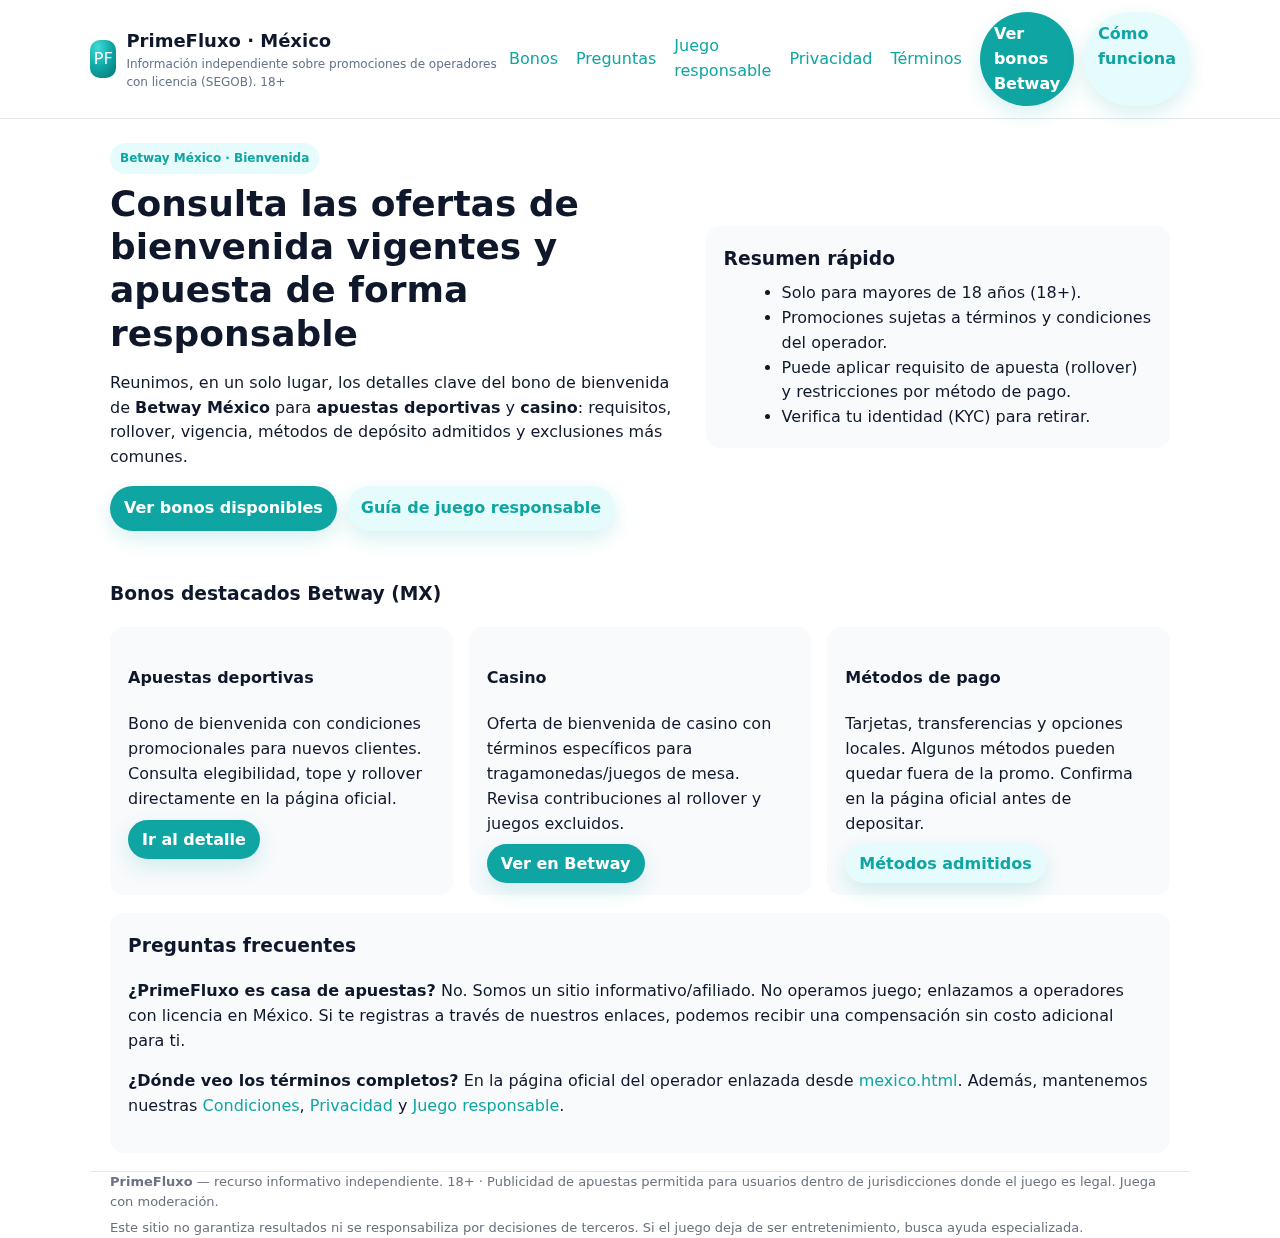
<file: index.html>
<!doctype html>
<html lang="es-MX">
<head>
  <meta charset="utf-8">
  <meta name="viewport" content="width=device-width,initial-scale=1">
  <title>PrimeFluxo · Bonos de Bienvenida Betway México</title>
  <meta name="description" content="Información objetiva sobre el bono de bienvenida de Betway México para apuestas deportivas y casino. Juego responsable. Solo para mayores de 18 años.">
  <style>
    :root{
      --brand:#0ea5a3; --brand2:#067a79; --ink:#0f172a; --muted:#64748b; --bg:#ffffff; --card:#f8fafc; --ring:rgba(14,165,163,.16);
      --radius:14px
    }
    *{box-sizing:border-box} html,body{margin:0;background:var(--bg);color:var(--ink);
      font-family:Inter,system-ui,-apple-system,Segoe UI,Roboto,Arial,sans-serif;line-height:1.55}
    a{color:var(--brand);text-decoration:none} img{max-width:100%;display:block}
    .wrap{max-width:1100px;margin:auto;padding:0 20px}
    /* header */
    .site-header{position:sticky;top:0;z-index:40;background:rgba(255,255,255,.9);backdrop-filter:saturate(180%) blur(10px);
      border-bottom:1px solid #e5e7eb}
    .header-inner{display:flex;gap:12px;align-items:center;justify-content:space-between;padding:12px 0}
    .logo{display:flex;gap:10px;align-items:center}
    .mark{width:38px;height:38px;border-radius:10px;display:grid;place-items:center;color:#fff;
      background:radial-gradient(100% 100% at 30% 20%,#3ddbd8 0%,var(--brand) 55%,var(--brand2) 100%)}
    .logo h1{margin:0;font-size:18px}
    .sub{color:var(--muted);font-size:12px}
    /* nav mobile */
    .toggle{display:none;border:0;background:transparent;width:44px;height:44px;border-radius:8px}
    .hamb,.hamb::before,.hamb::after{width:22px;height:2px;background:#111;border-radius:2px;display:block;position:relative;transition:.25s}
    .hamb::before,.hamb::after{content:"";position:absolute;left:0}.hamb::before{top:-6px}.hamb::after{top:6px}
    nav.primary{display:flex;gap:18px;align-items:center}
    .btn{border:0;border-radius:999px;padding:10px 14px;background:var(--brand);color:#fff;font-weight:600;box-shadow:0 8px 20px var(--ring)}
    .btn.alt{background:#e6fbfb;color:var(--brand)}
    .btn.block{display:block;width:100%;text-align:center}
    @media (max-width:860px){
      .toggle{display:grid;place-items:center}
      nav.primary{position:fixed;top:60px;left:0;right:0;display:none;flex-direction:column;gap:12px;padding:14px;background:#fff;border-bottom:1px solid #e5e7eb;box-shadow:0 12px 32px rgba(0,0,0,.08)}
      nav.primary.open{display:flex}
      .desktop-cta{display:none}
      [data-mobile-cta]{display:block}
    }
    /* hero */
    .hero{display:grid;grid-template-columns:1.1fr .9fr;gap:28px;align-items:center;padding:24px 0}
    .badge{display:inline-block;background:#e6fbfb;color:var(--brand);padding:6px 10px;border-radius:999px;font-size:12px;font-weight:700}
    .hero h2{margin:8px 0 10px;font-size:36px;line-height:1.2}
    .card{background:var(--card);border-radius:var(--radius);padding:18px}
    /* grid */
    .grid{display:grid;gap:16px}
    @media(min-width:900px){.cols-3{grid-template-columns:repeat(3,1fr)}}
    @media(max-width:900px){.hero{grid-template-columns:1fr}}
    footer{margin-top:16px;padding:22px 0;border-top:1px solid #e5e7eb;color:#6b7280;font-size:13px}
  </style>
</head>
<body>
<header class="site-header">
  <div class="wrap header-inner">
    <div class="logo">
      <div class="mark">PF</div>
      <div>
        <h1>PrimeFluxo · México</h1>
        <div class="sub">Información independiente sobre promociones de operadores con licencia (SEGOB). 18+</div>
      </div>
    </div>

    <button class="toggle" aria-label="Abrir menú" aria-expanded="false"><span class="hamb"></span></button>
    <nav class="primary" id="nav">
      <a href="#bonos">Bonos</a>
      <a href="#preguntas">Preguntas</a>
      <a href="responsible-gambling.html">Juego responsable</a>
      <a href="privacy.html">Privacidad</a>
      <a href="terms.html">Términos</a>

      <span class="desktop-cta" style="display:flex;gap:10px">
        <a class="btn" href="mexico.html">Ver bonos Betway</a>
        <a class="btn alt" href="#preguntas">Cómo funciona</a>
      </span>
      <a data-mobile-cta class="btn block" href="mexico.html" style="display:none">Ver bonos Betway</a>
      <a data-mobile-cta class="btn alt block" href="#preguntas" style="display:none">Cómo funciona</a>
    </nav>
  </div>
</header>

<main class="wrap">

  <!-- HERO -->
  <section class="hero">
    <div>
      <span class="badge">Betway México · Bienvenida</span>
      <h2>Consulta las <strong>ofertas de bienvenida</strong> vigentes y apuesta de forma responsable</h2>
      <p>Reunimos, en un solo lugar, los detalles clave del bono de bienvenida de <strong>Betway México</strong> para <strong>apuestas deportivas</strong> y <strong>casino</strong>: requisitos, rollover, vigencia, métodos de depósito admitidos y exclusiones más comunes.</p>
      <div style="display:flex;gap:10px;flex-wrap:wrap;margin-top:8px">
        <a class="btn" href="mexico.html">Ver bonos disponibles</a>
        <a class="btn alt" href="responsible-gambling.html">Guía de juego responsable</a>
      </div>
    </div>
    <div class="card">
      <h3 style="margin:0 0 8px">Resumen rápido</h3>
      <ul style="margin:0 0 0 18px">
        <li>Solo para mayores de 18 años (18+).</li>
        <li>Promociones sujetas a términos y condiciones del operador.</li>
        <li>Puede aplicar requisito de apuesta (rollover) y restricciones por método de pago.</li>
        <li>Verifica tu identidad (KYC) para retirar.</li>
      </ul>
    </div>
  </section>

  <!-- BONOS -->
  <section id="bonos" style="padding:6px 0 18px">
    <h3>Bonos destacados Betway (MX)</h3>
    <div class="grid cols-3">
      <div class="card">
        <h4>Apuestas deportivas</h4>
        <p>Bono de bienvenida con condiciones promocionales para nuevos clientes. Consulta elegibilidad, tope y rollover directamente en la página oficial.</p>
        <a class="btn" href="mexico.html">Ir al detalle</a>
      </div>
      <div class="card">
        <h4>Casino</h4>
        <p>Oferta de bienvenida de casino con términos específicos para tragamonedas/juegos de mesa. Revisa contribuciones al rollover y juegos excluidos.</p>
        <a class="btn" href="mexico.html#casino">Ver en Betway</a>
      </div>
      <div class="card">
        <h4>Métodos de pago</h4>
        <p>Tarjetas, transferencias y opciones locales. Algunos métodos pueden quedar fuera de la promo. Confirma en la página oficial antes de depositar.</p>
        <a class="btn alt" href="mexico.html#pagos">Métodos admitidos</a>
      </div>
    </div>
  </section>

  <!-- FAQ -->
  <section id="preguntas" class="card" style="margin:0 0 18px">
    <h3 style="margin-top:0">Preguntas frecuentes</h3>
    <p><strong>¿PrimeFluxo es casa de apuestas?</strong> No. Somos un sitio informativo/afiliado. No operamos juego; enlazamos a operadores con licencia en México. Si te registras a través de nuestros enlaces, podemos recibir una compensación sin costo adicional para ti.</p>
    <p><strong>¿Dónde veo los términos completos?</strong> En la página oficial del operador enlazada desde <a href="mexico.html">mexico.html</a>. Además, mantenemos nuestras <a href="terms.html">Condiciones</a>, <a href="privacy.html">Privacidad</a> y <a href="responsible-gambling.html">Juego responsable</a>.</p>
  </section>

</main>

<footer class="wrap">
  <div><strong>PrimeFluxo</strong> — recurso informativo independiente. 18+ · Publicidad de apuestas permitida para usuarios dentro de jurisdicciones donde el juego es legal. Juega con moderación.</div>
  <div style="margin-top:6px">Este sitio no garantiza resultados ni se responsabiliza por decisiones de terceros. Si el juego deja de ser entretenimiento, busca ayuda especializada.</div>
</footer>

<script>
  const btn=document.querySelector('.toggle');
  const nav=document.getElementById('nav');
  const mobileCTAs=nav.querySelectorAll('[data-mobile-cta]');
  const sync=()=>{const m=window.matchMedia('(max-width:860px)').matches;
    mobileCTAs.forEach(a=>a.style.display=m?'block':'none');};
  sync(); window.addEventListener('resize',sync);
  btn.addEventListener('click',()=>{const open=nav.classList.toggle('open');btn.setAttribute('aria-expanded',open?'true':'false');});
  nav.addEventListener('click',e=>{if(e.target.tagName==='A'&&nav.classList.contains('open')){nav.classList.remove('open');btn.setAttribute('aria-expanded','false');}});
</script>
</body>
</html>
</file>
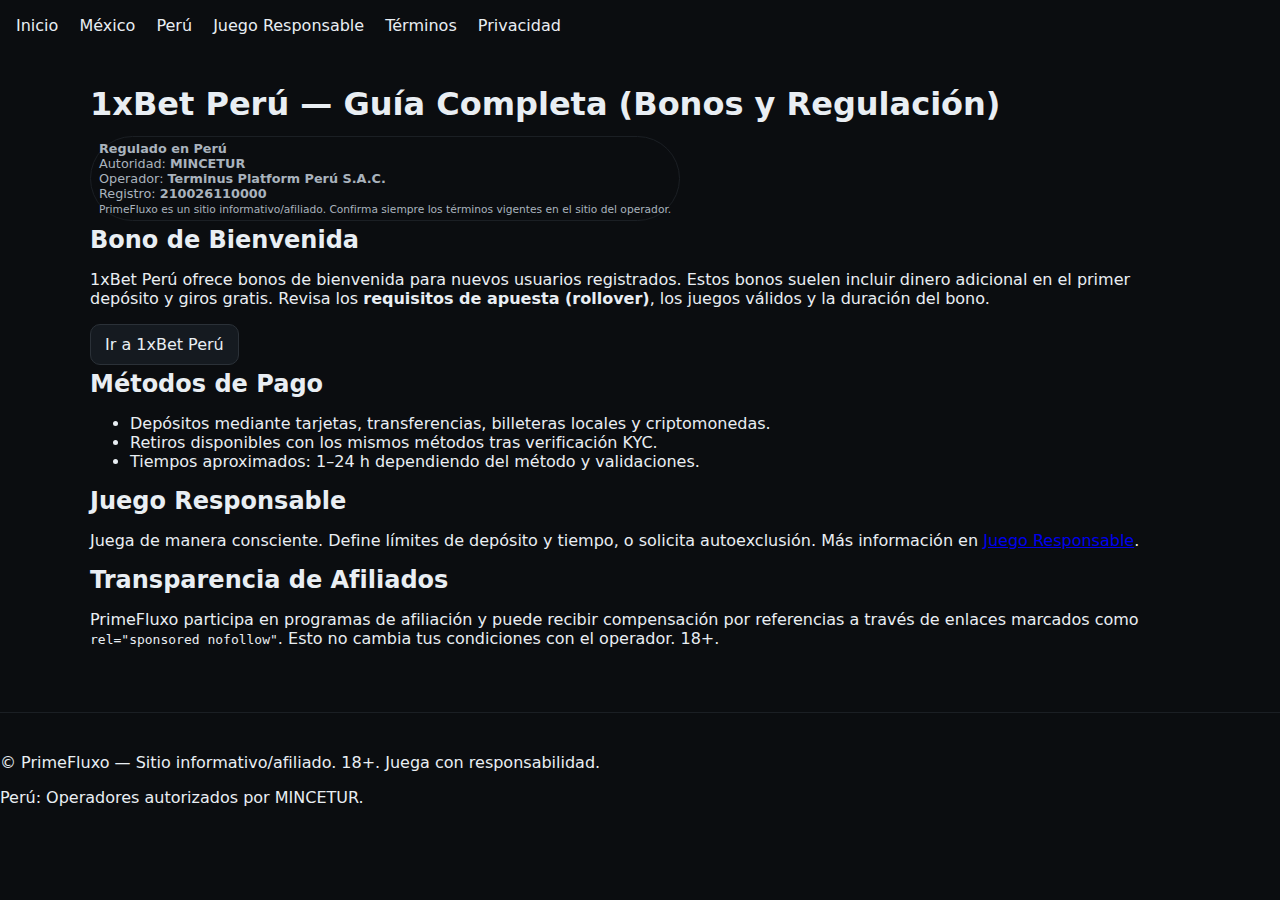
<file: 1xbet_peru.html>
<!DOCTYPE html>
<html lang="es">
<head>
<meta charset="utf-8">
<meta name="viewport" content="width=device-width,initial-scale=1">
<title>1xBet Perú – Bonos, Métodos de Pago y Regulación (MINCETUR)</title>
<meta name="description" content="Guía informativa 1xBet Perú: bonos de bienvenida, métodos de pago, requisitos y verificación KYC. Operador autorizado por MINCETUR.">
<link rel="stylesheet" href="/assets/styles.css">
</head>
<body>
<header>
  <nav class="nav">
    <a href="/index.html">Inicio</a>
    <a href="/mexico.html">México</a>
    <a href="/peru.html" aria-current="page">Perú</a>
    <a href="/responsible-gambling.html">Juego Responsable</a>
    <a href="/terms.html">Términos</a>
    <a href="/privacy.html">Privacidad</a>
  </nav>
</header>

<main class="container">
  <article>
    <h1>1xBet Perú — Guía Completa (Bonos y Regulación)</h1>

    <aside class="badge">
      <strong>Regulado en Perú</strong><br>
      Autoridad: <strong>MINCETUR</strong><br>
      Operador: <strong>Terminus Platform Perú S.A.C.</strong><br>
      Registro: <strong>210026110000</strong><br>
      <small>PrimeFluxo es un sitio informativo/afiliado. Confirma siempre los términos vigentes en el sitio del operador.</small>
    </aside>

    <section>
      <h2>Bono de Bienvenida</h2>
      <p>
        1xBet Perú ofrece bonos de bienvenida para nuevos usuarios registrados. 
        Estos bonos suelen incluir dinero adicional en el primer depósito y giros gratis. 
        Revisa los <strong>requisitos de apuesta (rollover)</strong>, los juegos válidos y la duración del bono.
      </p>
      <a class="btn" rel="sponsored nofollow" target="_blank"
         href="https://reffpa.com/L?tag=d_4756939m_97c_&site=4756939&ad=97">Ir a 1xBet Perú</a>
    </section>

    <section>
      <h2>Métodos de Pago</h2>
      <ul>
        <li>Depósitos mediante tarjetas, transferencias, billeteras locales y criptomonedas.</li>
        <li>Retiros disponibles con los mismos métodos tras verificación KYC.</li>
        <li>Tiempos aproximados: 1–24 h dependiendo del método y validaciones.</li>
      </ul>
    </section>

    <section>
      <h2>Juego Responsable</h2>
      <p>
        Juega de manera consciente. Define límites de depósito y tiempo, o solicita autoexclusión. 
        Más información en <a href="/responsible-gambling.html">Juego Responsable</a>.
      </p>
    </section>

    <section>
      <h2>Transparencia de Afiliados</h2>
      <p>
        PrimeFluxo participa en programas de afiliación y puede recibir compensación por referencias
        a través de enlaces marcados como <code>rel="sponsored nofollow"</code>. Esto no cambia tus condiciones
        con el operador. 18+.
      </p>
    </section>
  </article>
</main>

<footer class="footer">
  <p>© PrimeFluxo — Sitio informativo/afiliado. 18+. Juega con responsabilidad.</p>
  <p class="small">Perú: Operadores autorizados por MINCETUR.</p>
</footer>
</body>
</html>
</file>
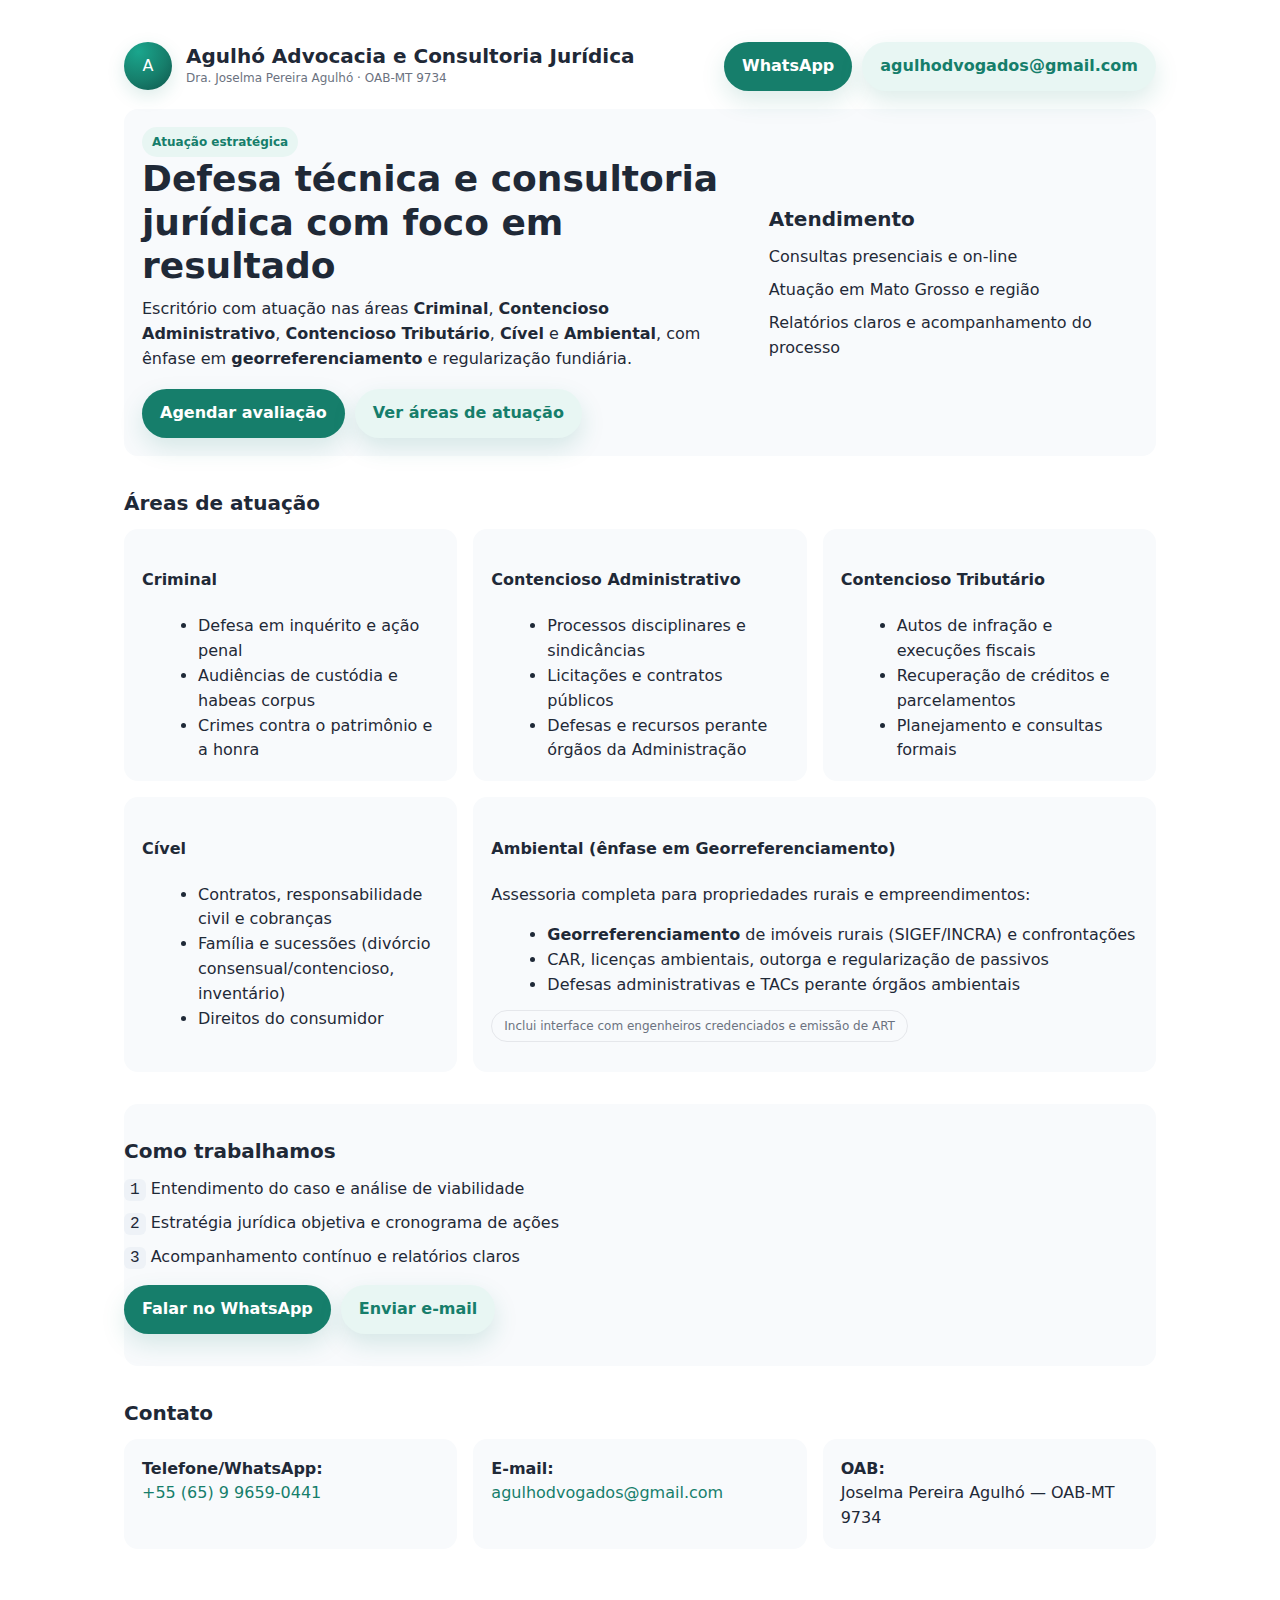
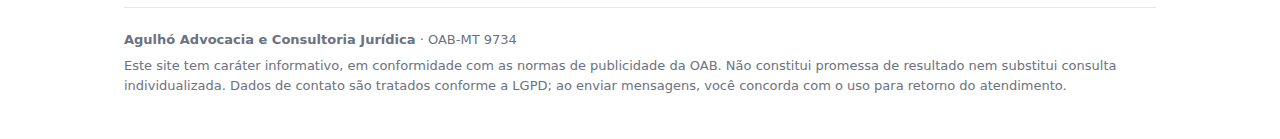
<file: advogado.html>
<!doctype html>
<html lang="pt-BR">
<head>
  <meta charset="utf-8">
  <meta name="viewport" content="width=device-width,initial-scale=1">
  <title>Agulhó Advocacia e Consultoria Jurídica — Dra. Joselma Pereira Agulhó | OAB-MT 9734</title>
  <meta name="description" content="Agulhó Advocacia e Consultoria Jurídica — atuação em Direito Criminal, Contencioso Administrativo, Contencioso Tributário, Cível e Ambiental (com ênfase em georreferenciamento). Atendemos em Mato Grosso e região.">
  <style>
    :root{
      --brand:#167e6b;        /* cor principal (muda aqui) */
      --brand-2:#0f5b50;      /* cor secundária */
      --ink:#1f2937;          /* texto */
      --bg:#ffffff;           /* fundo */
      --muted:#6b7280;        /* texto suave */
      --card:#f8fafc;         /* bloco */
      --ring: rgba(22,126,107,.15);
      --radius:14px;
    }
    *{box-sizing:border-box}
    html,body{margin:0;background:var(--bg);color:var(--ink);font-family:system-ui,-apple-system,Segoe UI,Roboto,Inter,Arial,sans-serif;line-height:1.55}
    a{color:var(--brand);text-decoration:none}
    a:hover{opacity:.9}
    .wrap{max-width:1080px;margin:auto;padding:24px}
    header{display:flex;gap:18px;align-items:center;justify-content:space-between;padding:18px 0}
    .logo{display:flex;gap:14px;align-items:center}
    .logo-mark{
      width:48px;height:48px;border-radius:50%;
      display:grid;place-items:center;color:#fff;
      background: radial-gradient(100% 100% at 30% 20%, #1aa68d 0%, var(--brand) 60%, var(--brand-2) 100%);
      box-shadow:0 6px 18px var(--ring)
    }
    .logo h1{margin:0;font-size:20px;line-height:1.1}
    .sub{color:var(--muted);font-size:12px;margin-top:2px}
    .cta{display:flex;gap:10px;flex-wrap:wrap}
    .btn{
      appearance:none;border:0;border-radius:999px;padding:12px 18px;
      background:var(--brand);color:#fff;font-weight:600;display:inline-flex;gap:10px;align-items:center;
      box-shadow:0 10px 24px var(--ring);transition:.2s transform;
    }
    .btn.secondary{background:#e8f6f3;color:var(--brand)}
    .btn:hover{transform:translateY(-1px)}
    .hero{display:grid;grid-template-columns:1.2fr .8fr;gap:28px;align-items:center;padding:26px 0}
    .hero h2{font-size:36px;line-height:1.2;margin:0 0 10px}
    .hero p{margin:0 0 18px}
    .card{background:var(--card);border-radius:var(--radius);padding:18px 18px}
    .grid{display:grid;gap:16px}
    @media (min-width:820px){.grid.cols-3{grid-template-columns:repeat(3,1fr)}}
    @media (max-width:900px){.hero{grid-template-columns:1fr}}
    h3{margin:0 0 10px;font-size:20px}
    ul{margin:10px 0 0 16px}
    .badge{display:inline-block;background:#e8f6f3;color:var(--brand);padding:6px 10px;border-radius:999px;font-size:12px;font-weight:700}
    .section{padding:32px 0}
    .pill{display:inline-block;border:1px solid #e5e7eb;border-radius:999px;padding:6px 12px;font-size:12px;color:var(--muted)}
    footer{margin-top:26px;padding:22px 0;border-top:1px solid #e5e7eb;color:var(--muted);font-size:13px}
    .list-clean{list-style:none;padding:0;margin:0;display:grid;gap:8px}
    .kbd{font-family:ui-monospace,SFMono-Regular,Menlo,monospace;background:#eef2f7;border-radius:6px;padding:2px 6px}
  </style>
</head>
<body>
  <div class="wrap">
    <!-- CABEÇALHO -->
    <header>
      <div class="logo">
        <div class="logo-mark">A</div>
        <div>
          <h1>Agulhó Advocacia e Consultoria Jurídica</h1>
          <div class="sub">Dra. Joselma Pereira Agulhó · OAB-MT 9734</div>
        </div>
      </div>
      <div class="cta">
        <a class="btn" href="https://wa.me/556596590441?text=Olá%2C%20gostaria%20de%20um%20atendimento."><span>WhatsApp</span></a>
        <a class="btn secondary" href="mailto:agulhodvogados@gmail.com">agulhodvogados@gmail.com</a>
      </div>
    </header>

    <!-- HERO -->
    <section class="hero card">
      <div>
        <span class="badge">Atuação estratégica</span>
        <h2>Defesa técnica e consultoria jurídica com foco em resultado</h2>
        <p>Escritório com atuação nas áreas <strong>Criminal</strong>, <strong>Contencioso Administrativo</strong>, <strong>Contencioso Tributário</strong>, <strong>Cível</strong> e <strong>Ambiental</strong>, com ênfase em <strong>georreferenciamento</strong> e regularização fundiária.</p>
        <div class="cta">
          <a class="btn" href="#contato">Agendar avaliação</a>
          <a class="btn secondary" href="#areas">Ver áreas de atuação</a>
        </div>
      </div>
      <div class="card">
        <h3>Atendimento</h3>
        <ul class="list-clean">
          <li>Consultas presenciais e on-line</li>
          <li>Atuação em Mato Grosso e região</li>
          <li>Relatórios claros e acompanhamento do processo</li>
        </ul>
      </div>
    </section>

    <!-- ÁREAS -->
    <section id="areas" class="section">
      <h3>Áreas de atuação</h3>
      <div class="grid cols-3">
        <div class="card">
          <h4>Criminal</h4>
          <ul>
            <li>Defesa em inquérito e ação penal</li>
            <li>Audiências de custódia e habeas corpus</li>
            <li>Crimes contra o patrimônio e a honra</li>
          </ul>
        </div>
        <div class="card">
          <h4>Contencioso Administrativo</h4>
          <ul>
            <li>Processos disciplinares e sindicâncias</li>
            <li>Licitações e contratos públicos</li>
            <li>Defesas e recursos perante órgãos da Administração</li>
          </ul>
        </div>
        <div class="card">
          <h4>Contencioso Tributário</h4>
          <ul>
            <li>Autos de infração e execuções fiscais</li>
            <li>Recuperação de créditos e parcelamentos</li>
            <li>Planejamento e consultas formais</li>
          </ul>
        </div>
        <div class="card">
          <h4>Cível</h4>
          <ul>
            <li>Contratos, responsabilidade civil e cobranças</li>
            <li>Família e sucessões (divórcio consensual/contencioso, inventário)</li>
            <li>Direitos do consumidor</li>
          </ul>
        </div>
        <div class="card" style="grid-column: span 2;">
          <h4>Ambiental (ênfase em Georreferenciamento)</h4>
          <p>Assessoria completa para propriedades rurais e empreendimentos:</p>
          <ul>
            <li><strong>Georreferenciamento</strong> de imóveis rurais (SIGEF/INCRA) e confrontações</li>
            <li>CAR, licenças ambientais, outorga e regularização de passivos</li>
            <li>Defesas administrativas e TACs perante órgãos ambientais</li>
          </ul>
          <p class="pill">Inclui interface com engenheiros credenciados e emissão de ART</p>
        </div>
      </div>
    </section>

    <!-- CHAMADA -->
    <section class="section card">
      <h3>Como trabalhamos</h3>
      <ul class="list-clean">
        <li><span class="kbd">1</span> Entendimento do caso e análise de viabilidade</li>
        <li><span class="kbd">2</span> Estratégia jurídica objetiva e cronograma de ações</li>
        <li><span class="kbd">3</span> Acompanhamento contínuo e relatórios claros</li>
      </ul>
      <div class="cta" style="margin-top:14px">
        <a class="btn" href="https://wa.me/556596590441?text=Olá%2C%20gostaria%20de%20agendar%20uma%20consulta.">Falar no WhatsApp</a>
        <a class="btn secondary" href="mailto:agulhodvogados@gmail.com">Enviar e-mail</a>
      </div>
    </section>

    <!-- CONTATO -->
    <section id="contato" class="section">
      <h3>Contato</h3>
      <div class="grid cols-3">
        <div class="card">
          <strong>Telefone/WhatsApp:</strong><br>
          <a href="https://wa.me/556596590441">+55 (65) 9 9659-0441</a>
        </div>
        <div class="card">
          <strong>E-mail:</strong><br>
          <a href="mailto:agulhodvogados@gmail.com">agulhodvogados@gmail.com</a>
        </div>
        <div class="card">
          <strong>OAB:</strong><br>
          Joselma Pereira Agulhó — OAB-MT 9734
        </div>
      </div>
    </section>

    <!-- RODAPÉ / LGPD / OAB -->
    <footer>
      <div><strong>Agulhó Advocacia e Consultoria Jurídica</strong> · OAB-MT 9734</div>
      <div style="margin-top:6px">
        Este site tem caráter informativo, em conformidade com as normas de publicidade da OAB. 
        Não constitui promessa de resultado nem substitui consulta individualizada. 
        Dados de contato são tratados conforme a LGPD; ao enviar mensagens, você concorda com o uso para retorno do atendimento.
      </div>
    </footer>
  </div>
</body>
</html>
</file>
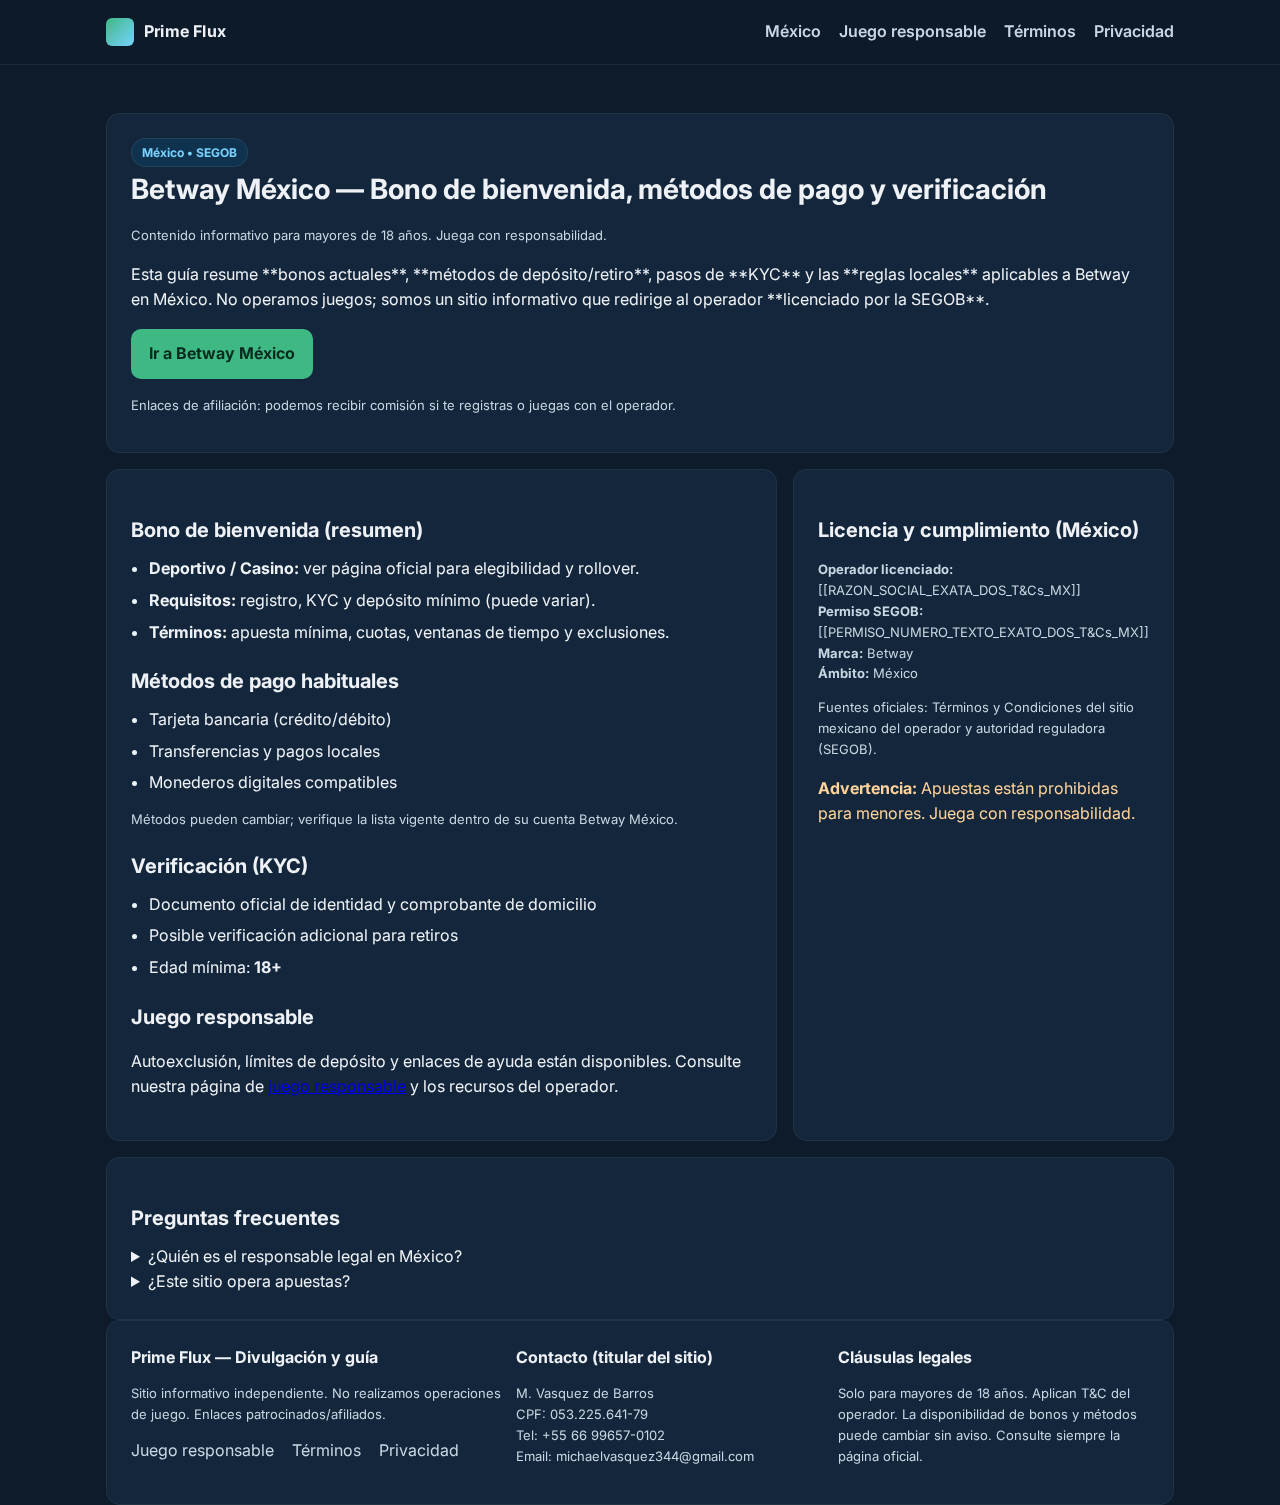
<file: mexico.html>
<!DOCTYPE html>
<html lang="es-MX">
<head>
  <meta charset="utf-8" />
  <meta name="viewport" content="width=device-width, initial-scale=1" />
  <title>Betway México – Bonos, Métodos y Apuestas | Prime Flux</title>
  <meta name="description" content="Guía informativa sobre Betway en México: bono de bienvenida, métodos de pago, verificación (KYC), juego responsable y términos locales con licencia SEGOB.">
  <link rel="preconnect" href="https://fonts.gstatic.com" crossorigin>
  <link href="https://fonts.googleapis.com/css2?family=Inter:wght@400;600;700&display=swap" rel="stylesheet">
  <style>
    :root{
      --bg:#0d1b2a; --card:#13263b; --text:#eef2f6; --muted:#c9d6e3; --accent:#3fb984; --accent2:#77d1ff; --danger:#ff7b7b;
    }
    *{box-sizing:border-box}
    body{margin:0;font-family:Inter,system-ui,-apple-system,Segoe UI,Roboto,Arial,sans-serif;background:var(--bg);color:var(--text);line-height:1.6}
    header{position:sticky;top:0;background:rgba(13,27,42,.9);backdrop-filter:saturate(1.2) blur(6px);border-bottom:1px solid rgba(255,255,255,.07);z-index:50}
    .wrap{max-width:1100px;margin:0 auto;padding:0 16px}
    .nav{display:flex;align-items:center;justify-content:space-between;height:64px}
    .brand{display:flex;gap:10px;align-items:center}
    .brand-logo{width:28px;height:28px;border-radius:6px;background:linear-gradient(135deg,var(--accent),var(--accent2));display:inline-block}
    .brand-name{font-weight:700;letter-spacing:.2px}
    nav ul{display:flex;gap:18px;list-style:none;margin:0;padding:0}
    nav a{color:var(--muted);text-decoration:none;font-weight:600}
    nav a:hover{color:var(--text)}
    .hero{padding:48px 0 16px}
    .card{background:var(--card);border:1px solid rgba(255,255,255,.06);border-radius:14px;padding:24px}
    h1{font-size:28px;margin:0 0 8px}
    h2{font-size:20px;margin:20px 0 10px}
    .grid{display:grid;gap:16px}
    @media(min-width:900px){.grid{grid-template-columns:2fr 1fr}}
    .btn{display:inline-block;padding:12px 18px;border-radius:10px;font-weight:700;text-decoration:none}
    .btn-primary{background:var(--accent);color:#062b1e}
    .btn-primary:hover{opacity:.92}
    .badge{display:inline-block;background:#0f334e;border:1px solid rgba(255,255,255,.08);color:var(--accent2);padding:4px 10px;border-radius:999px;font-size:12px;font-weight:700}
    ul.check{padding-left:18px;margin:8px 0}
    ul.check li{margin:6px 0}
    .legal{font-size:13px;color:var(--muted)}
    footer{margin:28px 0 40px}
    .footer-grid{display:grid;gap:12px}
    @media(min-width:800px){.footer-grid{grid-template-columns:1.2fr 1fr 1fr}}
    .links a{display:inline-block;margin-right:14px;color:var(--muted);text-decoration:none}
    .links a:hover{color:var(--text);text-decoration:underline}
    .warn{color:#ffd399}
  </style>
</head>
<body>

<header>
  <div class="wrap nav">
    <div class="brand">
      <span class="brand-logo" aria-hidden="true"></span>
      <span class="brand-name">Prime Flux</span>
    </div>
    <nav aria-label="Navegación principal">
      <ul>
        <li><a href="mexico.html" aria-current="page">México</a></li>
        <!-- IMPORTANTE: sin enlaces a Perú u otros países -->
        <li><a href="responsable.html">Juego responsable</a></li>
        <li><a href="terms.html">Términos</a></li>
        <li><a href="privacy.html">Privacidad</a></li>
      </ul>
    </nav>
  </div>
</header>

<main class="wrap">
  <section class="hero">
    <div class="card">
      <span class="badge">México • SEGOB</span>
      <h1>Betway México — Bono de bienvenida, métodos de pago y verificación</h1>
      <p class="legal">Contenido informativo para mayores de 18 años. Juega con responsabilidad.</p>
      <p>
        Esta guía resume **bonos actuales**, **métodos de depósito/retiro**, pasos de **KYC** y las **reglas locales** aplicables a Betway en México.
        No operamos juegos; somos un sitio informativo que redirige al operador **licenciado por la SEGOB**.
      </p>
      <p>
        <a class="btn btn-primary" rel="nofollow sponsored noopener" target="_blank"
           href="https://betway.mx/bwp/casino-welcome-50/es-mx/?s=sp50272">Ir a Betway México</a>
      </p>
      <p class="legal">Enlaces de afiliación: podemos recibir comisión si te registras o juegas con el operador.</p>
    </div>
  </section>

  <section class="grid" aria-label="Información clave">
    <div class="card">
      <h2>Bono de bienvenida (resumen)</h2>
      <ul class="check">
        <li><strong>Deportivo / Casino:</strong> ver página oficial para elegibilidad y rollover.</li>
        <li><strong>Requisitos:</strong> registro, KYC y depósito mínimo (puede variar).</li>
        <li><strong>Términos:</strong> apuesta mínima, cuotas, ventanas de tiempo y exclusiones.</li>
      </ul>

      <h2>Métodos de pago habituales</h2>
      <ul class="check">
        <li>Tarjeta bancaria (crédito/débito)</li>
        <li>Transferencias y pagos locales</li>
        <li>Monederos digitales compatibles</li>
      </ul>
      <p class="legal">Métodos pueden cambiar; verifique la lista vigente dentro de su cuenta Betway México.</p>

      <h2>Verificación (KYC)</h2>
      <ul class="check">
        <li>Documento oficial de identidad y comprobante de domicilio</li>
        <li>Posible verificación adicional para retiros</li>
        <li>Edad mínima: <strong>18+</strong></li>
      </ul>

      <h2>Juego responsable</h2>
      <p>Autoexclusión, límites de depósito y enlaces de ayuda están disponibles. Consulte nuestra página de
        <a href="responsable.html">juego responsable</a> y los recursos del operador.</p>
    </div>

    <aside class="card">
      <h2>Licencia y cumplimiento (México)</h2>
      <p class="legal">
        <strong>Operador licenciado:</strong> [[RAZON_SOCIAL_EXATA_DOS_T&Cs_MX]]<br>
        <strong>Permiso SEGOB:</strong> [[PERMISO_NUMERO_TEXTO_EXATO_DOS_T&Cs_MX]]<br>
        <strong>Marca:</strong> Betway<br>
        <strong>Ámbito:</strong> México
      </p>
      <p class="legal">
        Fuentes oficiales: Términos y Condiciones del sitio mexicano del operador y autoridad reguladora (SEGOB).
      </p>
      <p class="warn"><strong>Advertencia:</strong> Apuestas están prohibidas para menores. Juega con responsabilidad.</p>
    </aside>
  </section>

  <section class="card" style="margin-top:16px">
    <h2>Preguntas frecuentes</h2>
    <details>
      <summary>¿Quién es el responsable legal en México?</summary>
      <p class="legal">El responsable es el operador licenciado por SEGOB indicado en los Términos del sitio mexicano de Betway.</p>
    </details>
    <details>
      <summary>¿Este sitio opera apuestas?</summary>
      <p class="legal">No. Somos un sitio informativo y de comparación; redirigimos al operador con licencia.</p>
    </details>
  </section>
</main>

<footer class="wrap">
  <div class="card">
    <div class="footer-grid">
      <div>
        <strong>Prime Flux — Divulgación y guía</strong>
        <p class="legal">
          Sitio informativo independiente. No realizamos operaciones de juego. Enlaces patrocinados/afiliados.
        </p>
        <div class="links">
          <a href="responsable.html">Juego responsable</a>
          <a href="terms.html">Términos</a>
          <a href="privacy.html">Privacidad</a>
        </div>
      </div>
      <div>
        <strong>Contacto (titular del sitio)</strong>
        <p class="legal">
          M. Vasquez de Barros<br>
          CPF: 053.225.641-79<br>
          Tel: +55 66 99657-0102<br>
          Email: michaelvasquez344@gmail.com
        </p>
      </div>
      <div>
        <strong>Cláusulas legales</strong>
        <p class="legal">
          Solo para mayores de 18 años. Aplican T&C del operador. La disponibilidad de bonos y métodos puede cambiar sin aviso.
          Consulte siempre la página oficial.
        </p>
      </div>
    </div>
  </div>
</footer>

</body>
</html>
</file>
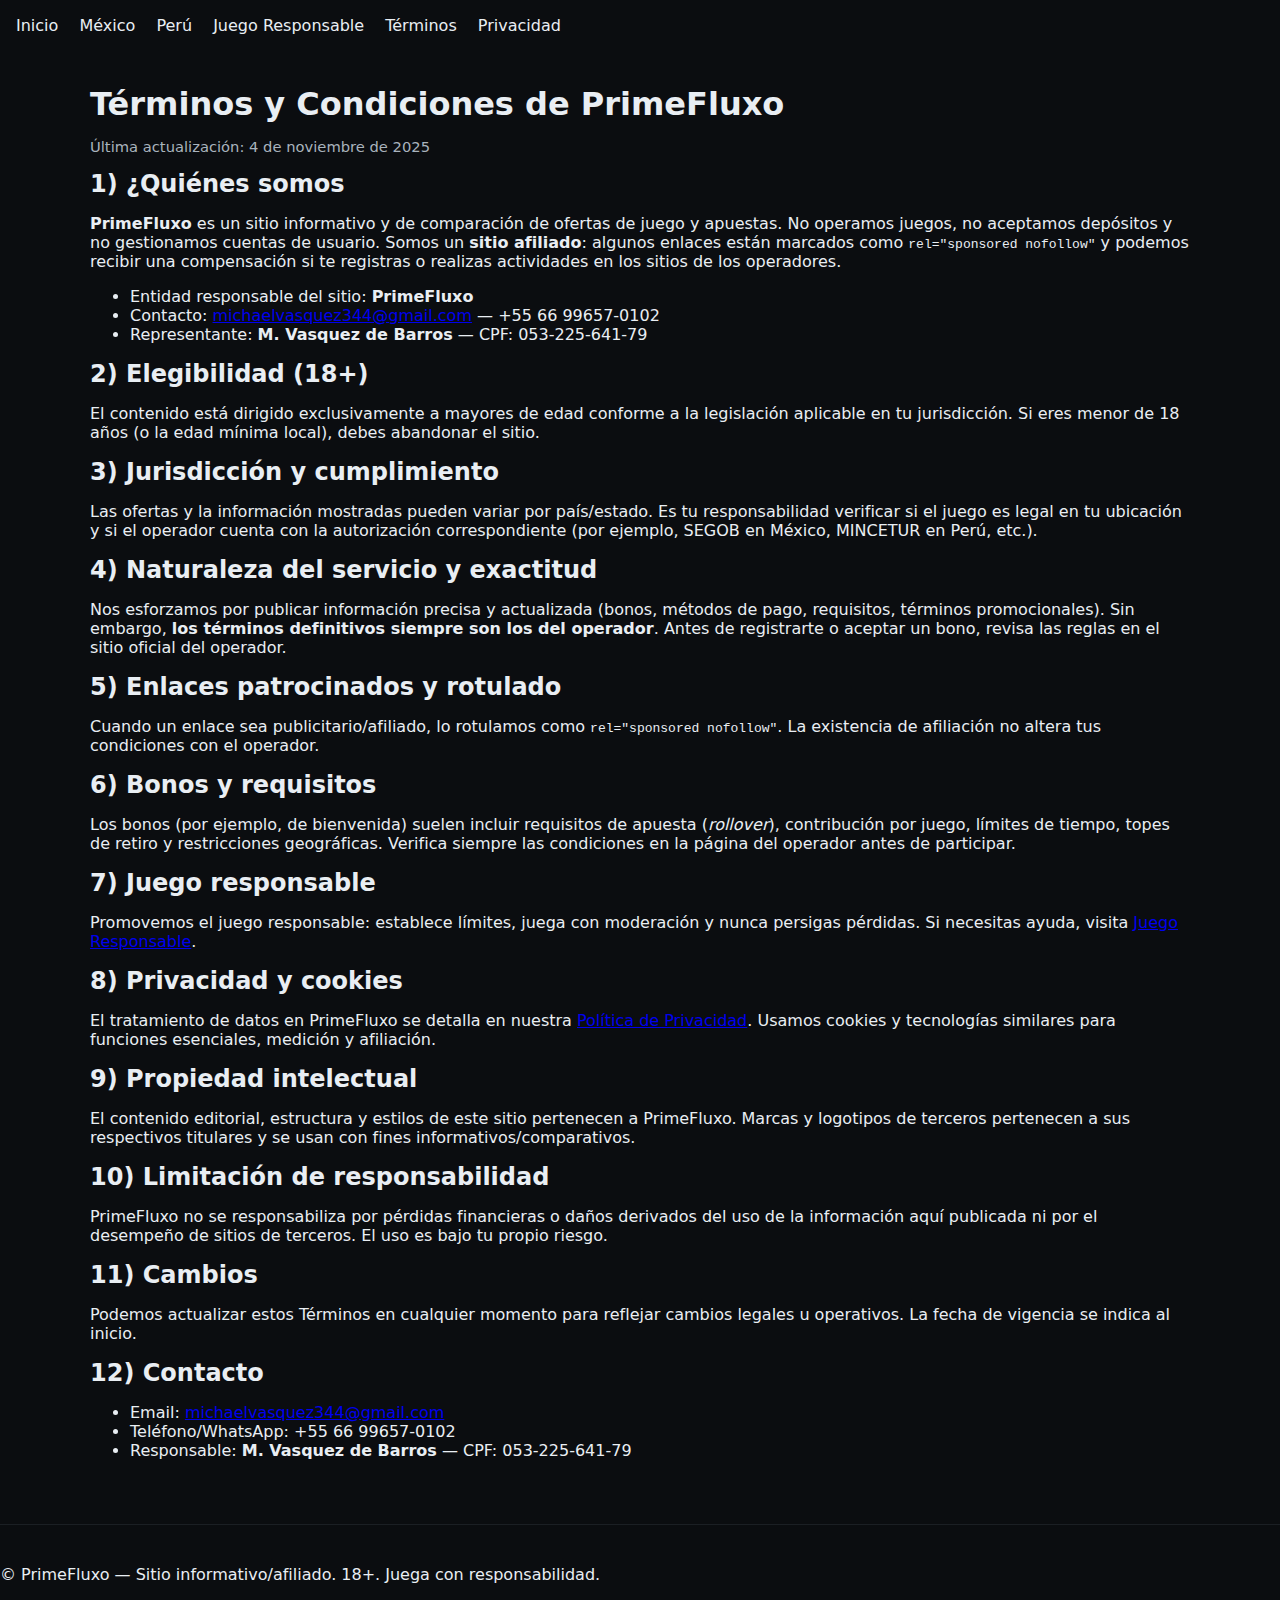
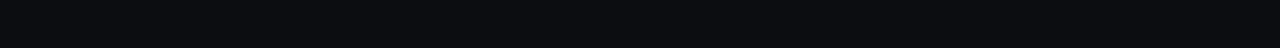
<file: terms.html>
<!DOCTYPE html>
<html lang="es">
<head>
<meta charset="utf-8">
<meta name="viewport" content="width=device-width,initial-scale=1">
<title>Términos y Condiciones — PrimeFluxo</title>
<meta name="description" content="Términos y Condiciones del sitio PrimeFluxo: naturaleza del servicio (afiliado), elegibilidad 18+, jurisdicción, responsabilidad, propiedad intelectual y contacto.">
<link rel="stylesheet" href="/assets/styles.css">
</head>
<body>
<header>
  <nav class="nav">
    <a href="/index.html">Inicio</a>
    <a href="/mexico.html">México</a>
    <a href="/peru.html">Perú</a>
    <a href="/responsible-gambling.html">Juego Responsable</a>
    <a href="/terms.html" aria-current="page">Términos</a>
    <a href="/privacy.html">Privacidad</a>
  </nav>
</header>

<main class="container">
  <article>
    <h1>Términos y Condiciones de PrimeFluxo</h1>
    <p class="muted">Última actualización: 4 de noviembre de 2025</p>

    <section id="about">
      <h2>1) ¿Quiénes somos</h2>
      <p><strong>PrimeFluxo</strong> es un sitio informativo y de comparación de ofertas de juego y apuestas. No operamos juegos, no aceptamos depósitos y no gestionamos cuentas de usuario. Somos un <strong>sitio afiliado</strong>: algunos enlaces están marcados como <code>rel="sponsored nofollow"</code> y podemos recibir una compensación si te registras o realizas actividades en los sitios de los operadores.</p>
      <ul>
        <li>Entidad responsable del sitio: <strong>PrimeFluxo</strong></li>
        <li>Contacto: <a href="mailto:michaelvasquez344@gmail.com">michaelvasquez344@gmail.com</a> — +55 66 99657-0102</li>
        <li>Representante: <strong>M. Vasquez de Barros</strong> — CPF: 053-225-641-79</li>
      </ul>
    </section>

    <section id="eligibility">
      <h2>2) Elegibilidad (18+)</h2>
      <p>El contenido está dirigido exclusivamente a mayores de edad conforme a la legislación aplicable en tu jurisdicción. Si eres menor de 18 años (o la edad mínima local), debes abandonar el sitio.</p>
    </section>

    <section id="territory">
      <h2>3) Jurisdicción y cumplimiento</h2>
      <p>Las ofertas y la información mostradas pueden variar por país/estado. Es tu responsabilidad verificar si el juego es legal en tu ubicación y si el operador cuenta con la autorización correspondiente (por ejemplo, SEGOB en México, MINCETUR en Perú, etc.).</p>
    </section>

    <section id="nature">
      <h2>4) Naturaleza del servicio y exactitud</h2>
      <p>Nos esforzamos por publicar información precisa y actualizada (bonos, métodos de pago, requisitos, términos promocionales). Sin embargo, <strong>los términos definitivos siempre son los del operador</strong>. Antes de registrarte o aceptar un bono, revisa las reglas en el sitio oficial del operador.</p>
    </section>

    <section id="links">
      <h2>5) Enlaces patrocinados y rotulado</h2>
      <p>Cuando un enlace sea publicitario/afiliado, lo rotulamos como <code>rel="sponsored nofollow"</code>. La existencia de afiliación no altera tus condiciones con el operador.</p>
    </section>

    <section id="bonuses">
      <h2>6) Bonos y requisitos</h2>
      <p>Los bonos (por ejemplo, de bienvenida) suelen incluir requisitos de apuesta (<em>rollover</em>), contribución por juego, límites de tiempo, topes de retiro y restricciones geográficas. Verifica siempre las condiciones en la página del operador antes de participar.</p>
    </section>

    <section id="responsible">
      <h2>7) Juego responsable</h2>
      <p>Promovemos el juego responsable: establece límites, juega con moderación y nunca persigas pérdidas. Si necesitas ayuda, visita <a href="/responsible-gambling.html">Juego Responsable</a>.</p>
    </section>

    <section id="privacy">
      <h2>8) Privacidad y cookies</h2>
      <p>El tratamiento de datos en PrimeFluxo se detalla en nuestra <a href="/privacy.html">Política de Privacidad</a>. Usamos cookies y tecnologías similares para funciones esenciales, medición y afiliación.</p>
    </section>

    <section id="ip">
      <h2>9) Propiedad intelectual</h2>
      <p>El contenido editorial, estructura y estilos de este sitio pertenecen a PrimeFluxo. Marcas y logotipos de terceros pertenecen a sus respectivos titulares y se usan con fines informativos/comparativos.</p>
    </section>

    <section id="liability">
      <h2>10) Limitación de responsabilidad</h2>
      <p>PrimeFluxo no se responsabiliza por pérdidas financieras o daños derivados del uso de la información aquí publicada ni por el desempeño de sitios de terceros. El uso es bajo tu propio riesgo.</p>
    </section>

    <section id="changes">
      <h2>11) Cambios</h2>
      <p>Podemos actualizar estos Términos en cualquier momento para reflejar cambios legales u operativos. La fecha de vigencia se indica al inicio.</p>
    </section>

    <section id="contact">
      <h2>12) Contacto</h2>
      <ul>
        <li>Email: <a href="mailto:michaelvasquez344@gmail.com">michaelvasquez344@gmail.com</a></li>
        <li>Teléfono/WhatsApp: +55 66 99657-0102</li>
        <li>Responsable: <strong>M. Vasquez de Barros</strong> — CPF: 053-225-641-79</li>
      </ul>
    </section>
  </article>
</main>

<footer class="footer">
  <p>© PrimeFluxo — Sitio informativo/afiliado. 18+. Juega con responsabilidad.</p>
</footer>
</body>
</html>
</file>
<file: assets/styles.css>
:root { --bg:#0b0d10; --fg:#e9eef3; --muted:#a9b3bd; --brand:#2ad167; --line:#1b1f24; }
* { box-sizing:border-box; }
html,body { margin:0; padding:0; background:var(--bg); color:var(--fg); font-family: system-ui, -apple-system, Segoe UI, Roboto, sans-serif;}
.container { width:min(1100px,92%); margin:0 auto; }
header { display:flex; align-items:center; justify-content:space-between; padding:16px 0; }
.brand { display:flex; align-items:center; gap:10px; text-decoration:none; color:#fff; font-weight:700; }
nav a { color:var(--fg); text-decoration:none; margin-left:16px; }
main { padding:28px 0 48px; }
.footer { padding:24px 0 48px; border-top:1px solid var(--line); }
.footer a { color:var(--fg); }
.muted { color:var(--muted); font-size:.92rem; }
h1,h2 { margin:.2em 0 .4em; }
.grid { display:grid; gap:16px; }
.grid.cards { grid-template-columns: repeat(auto-fill, minmax(260px,1fr)); }
.card { border:1px solid var(--line); border-radius:12px; padding:16px; background:#11161c; }
.btn { border:1px solid #2b3138; background:#151a20; color:var(--fg); padding:10px 14px; border-radius:10px; text-decoration:none; display:inline-flex; align-items:center; justify-content:center; cursor:pointer; }
.btn.primary { background:var(--brand); color:#06210e; border-color:transparent; font-weight:700; }
.badge { display:inline-block; padding:4px 8px; border-radius:999px; border:1px solid var(--line); font-size:.8rem; color:var(--muted); }
.table { width:100%; border-collapse:collapse; }
.table th, .table td { border-bottom:1px solid var(--line); padding:12px; text-align:left; }
.hero { padding:24px; border:1px solid var(--line); border-radius:12px; background:linear-gradient(180deg,#0d1218,#0b0d10); }
.notice { background:#121a13; border:1px solid rgba(42,209,103,.25); border-radius:10px; padding:12px 14px; }
.modal { position:fixed; inset:0; background:rgba(0,0,0,.78); display:flex; align-items:center; justify-content:center; z-index:1000; }
.modal-card { background:#12161c; padding:24px; border-radius:12px; width:min(560px,92%); }
.hidden { display:none; }
.row { display:flex; gap:12px; align-items:center; flex-wrap:wrap; }
.cookie-banner { position:fixed; left:0; right:0; bottom:0; background:#0f141a; border-top:1px solid var(--line); padding:14px 0; z-index:999; }
.cookie-banner .row { justify-content:flex-start; }
kbd { border:1px solid var(--line); padding:2px 6px; border-radius:6px; background:#0e1319; color:var(--muted); font-family: ui-monospace, SFMono-Regular, Menlo, monospace; }
</file>
